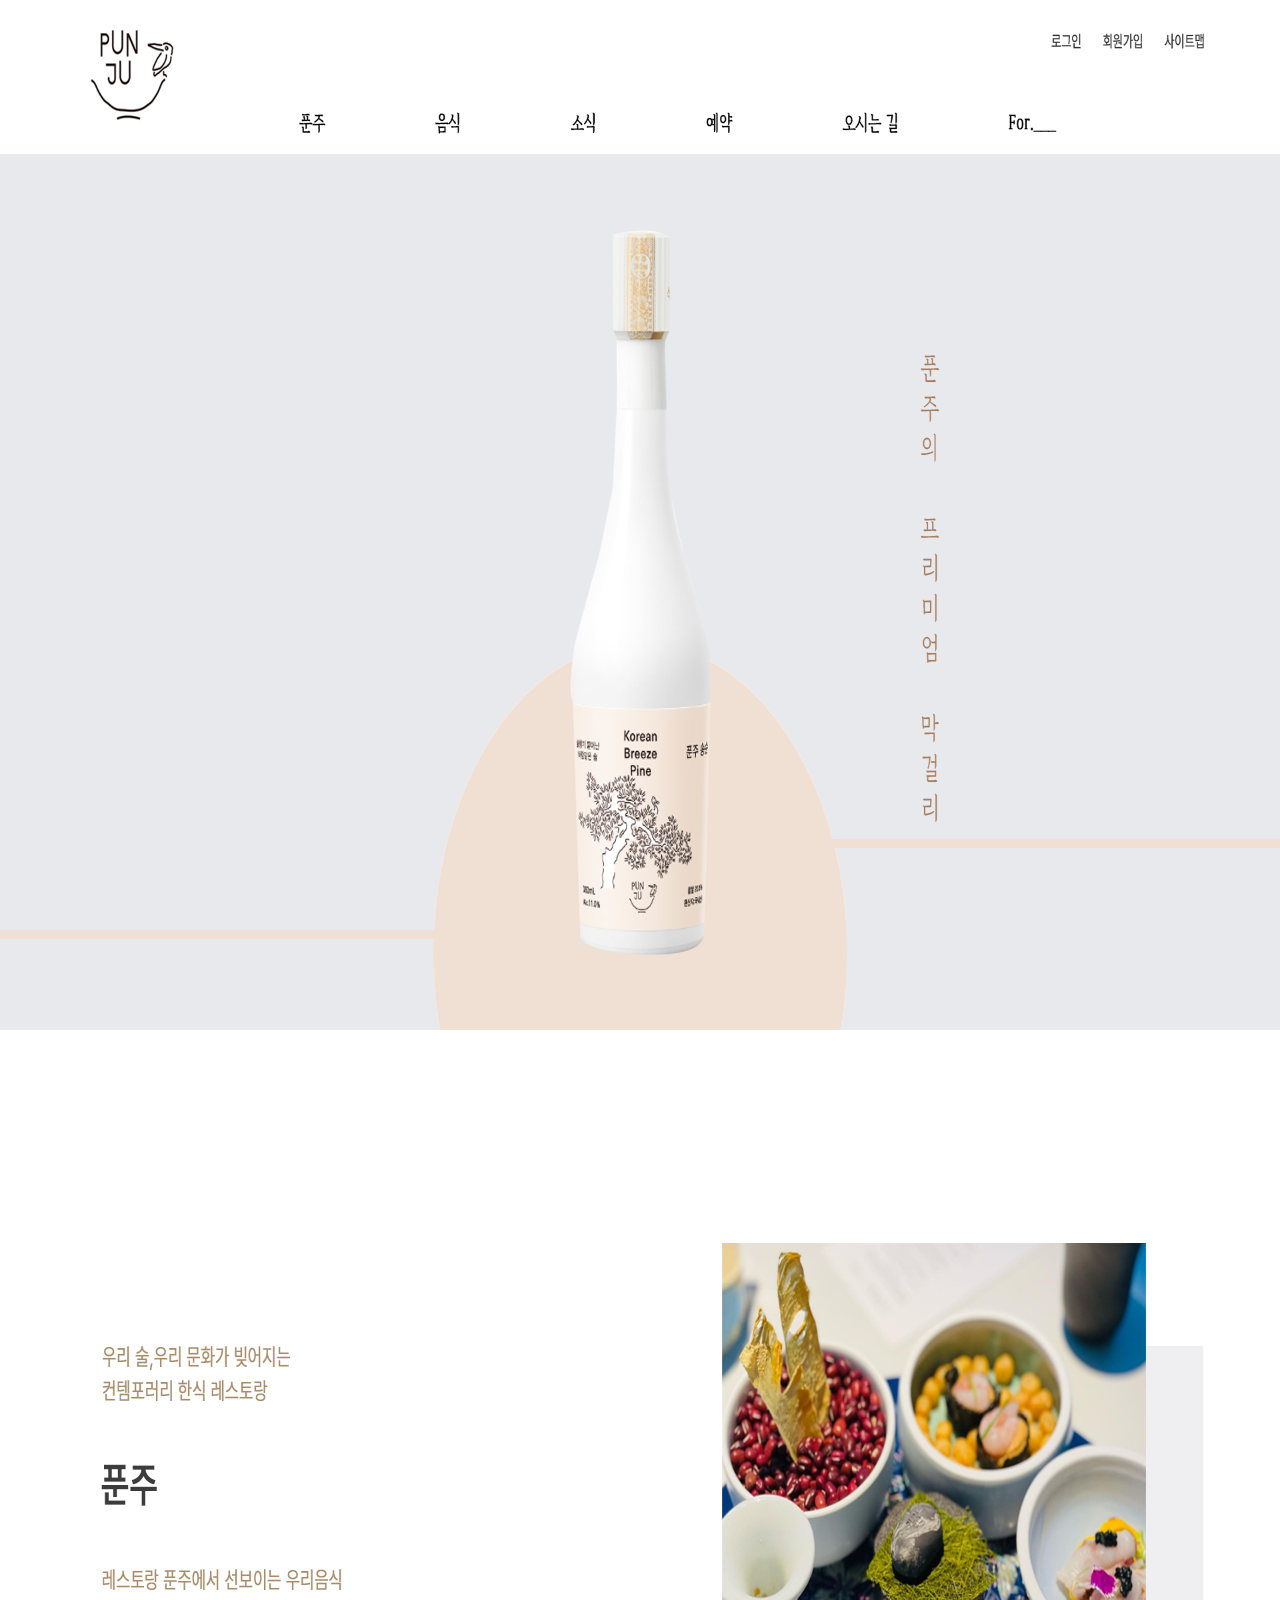
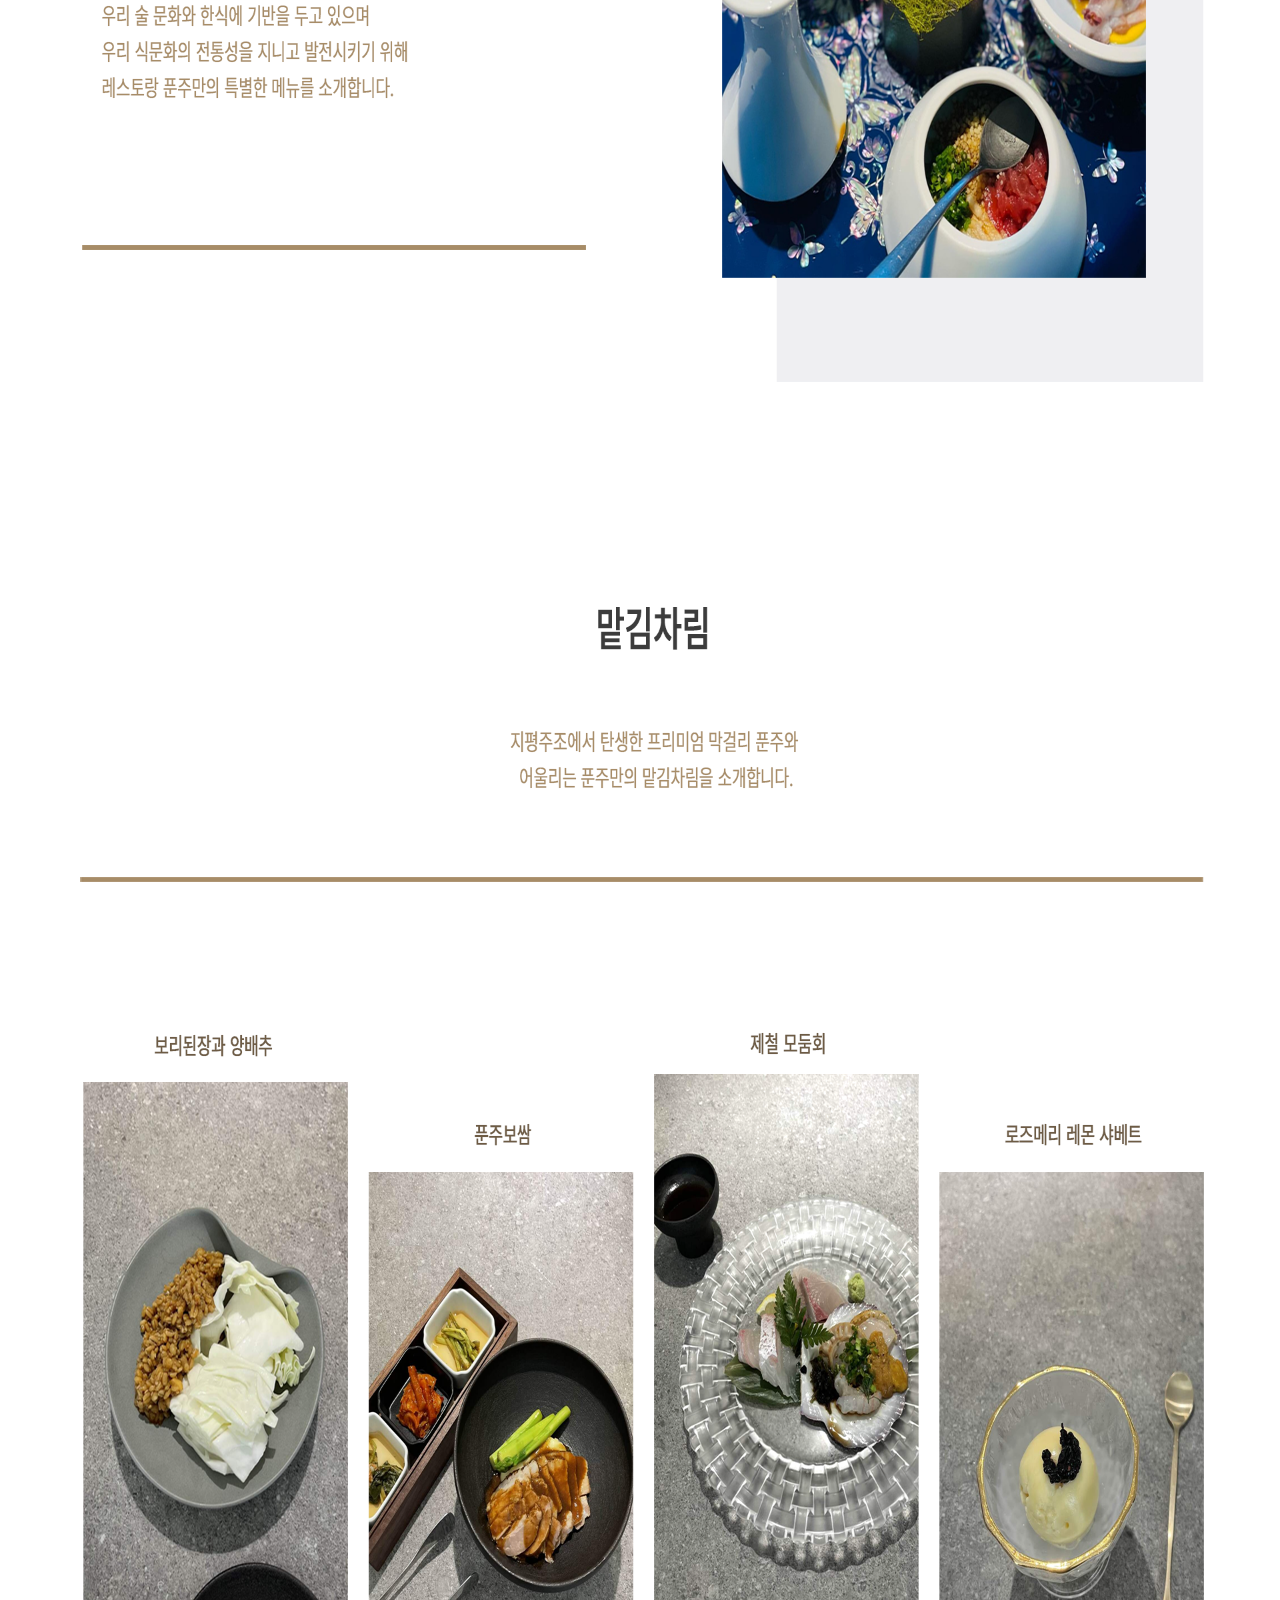
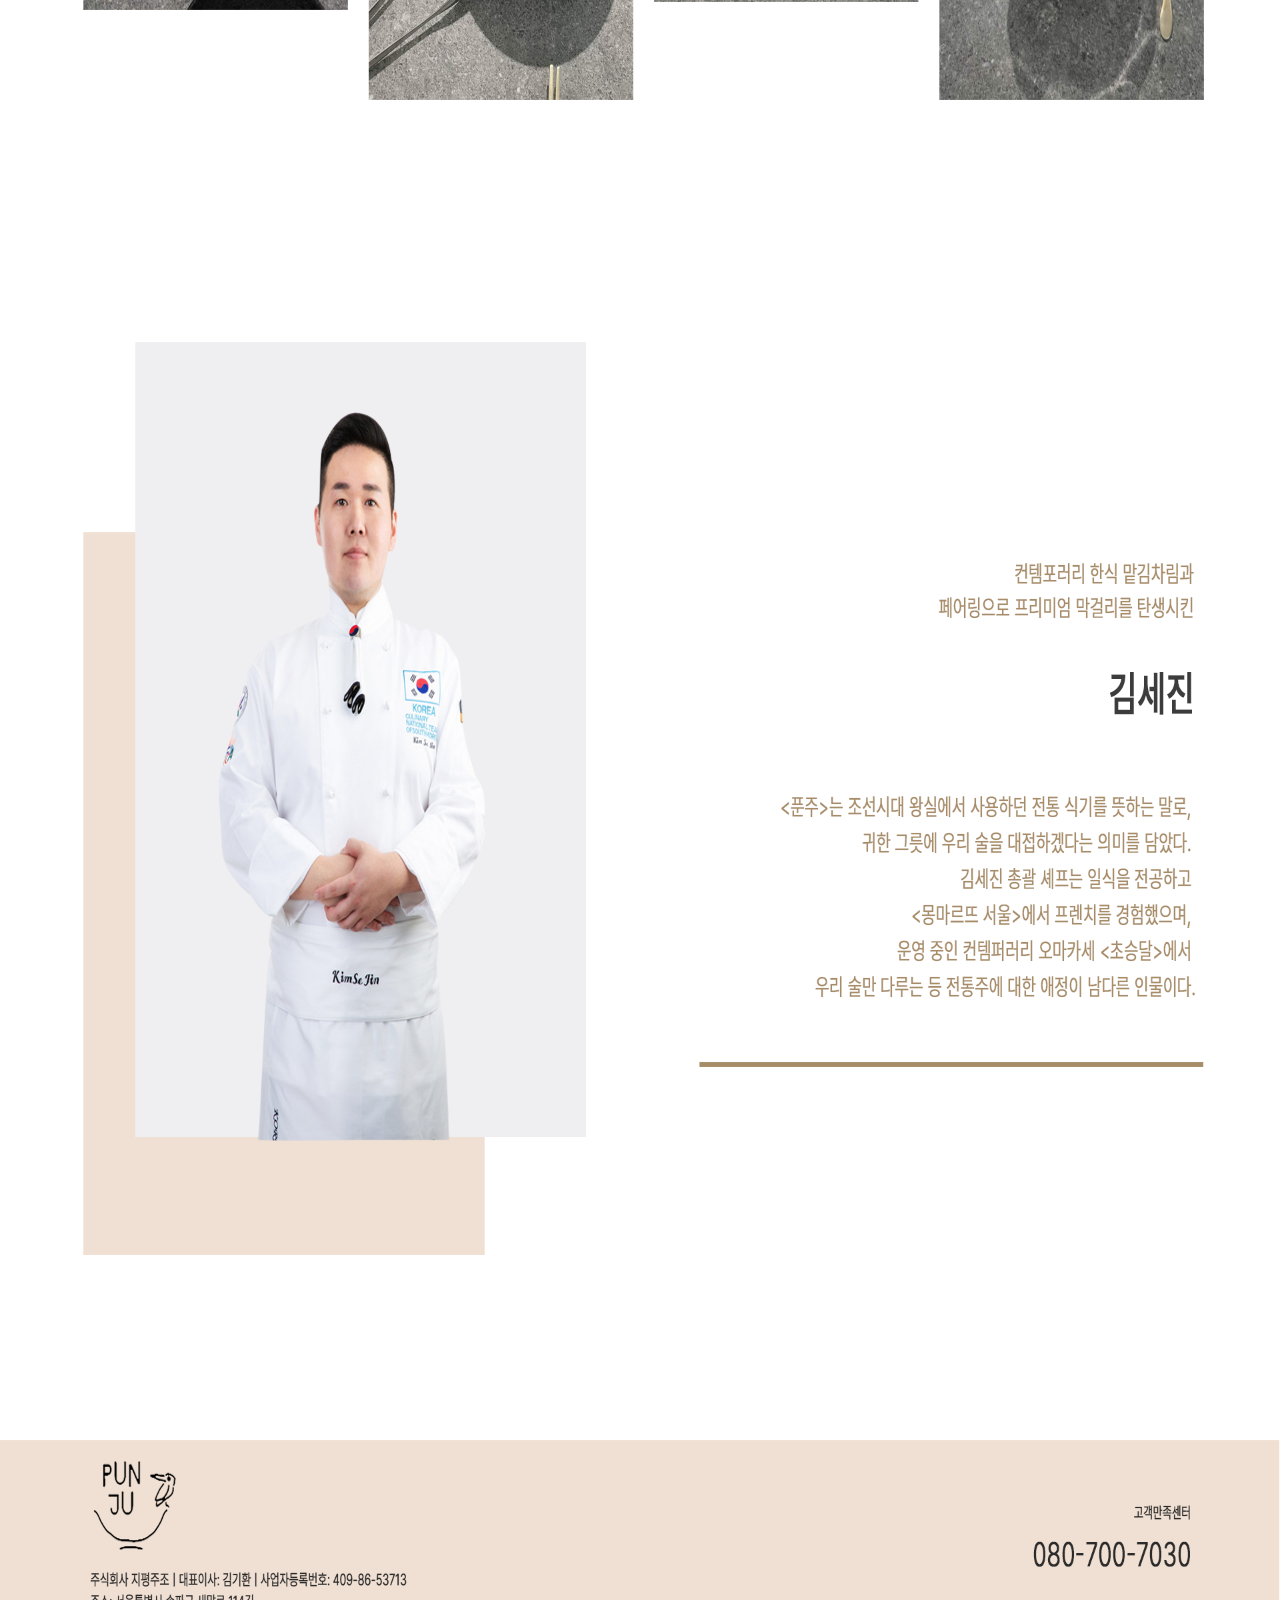
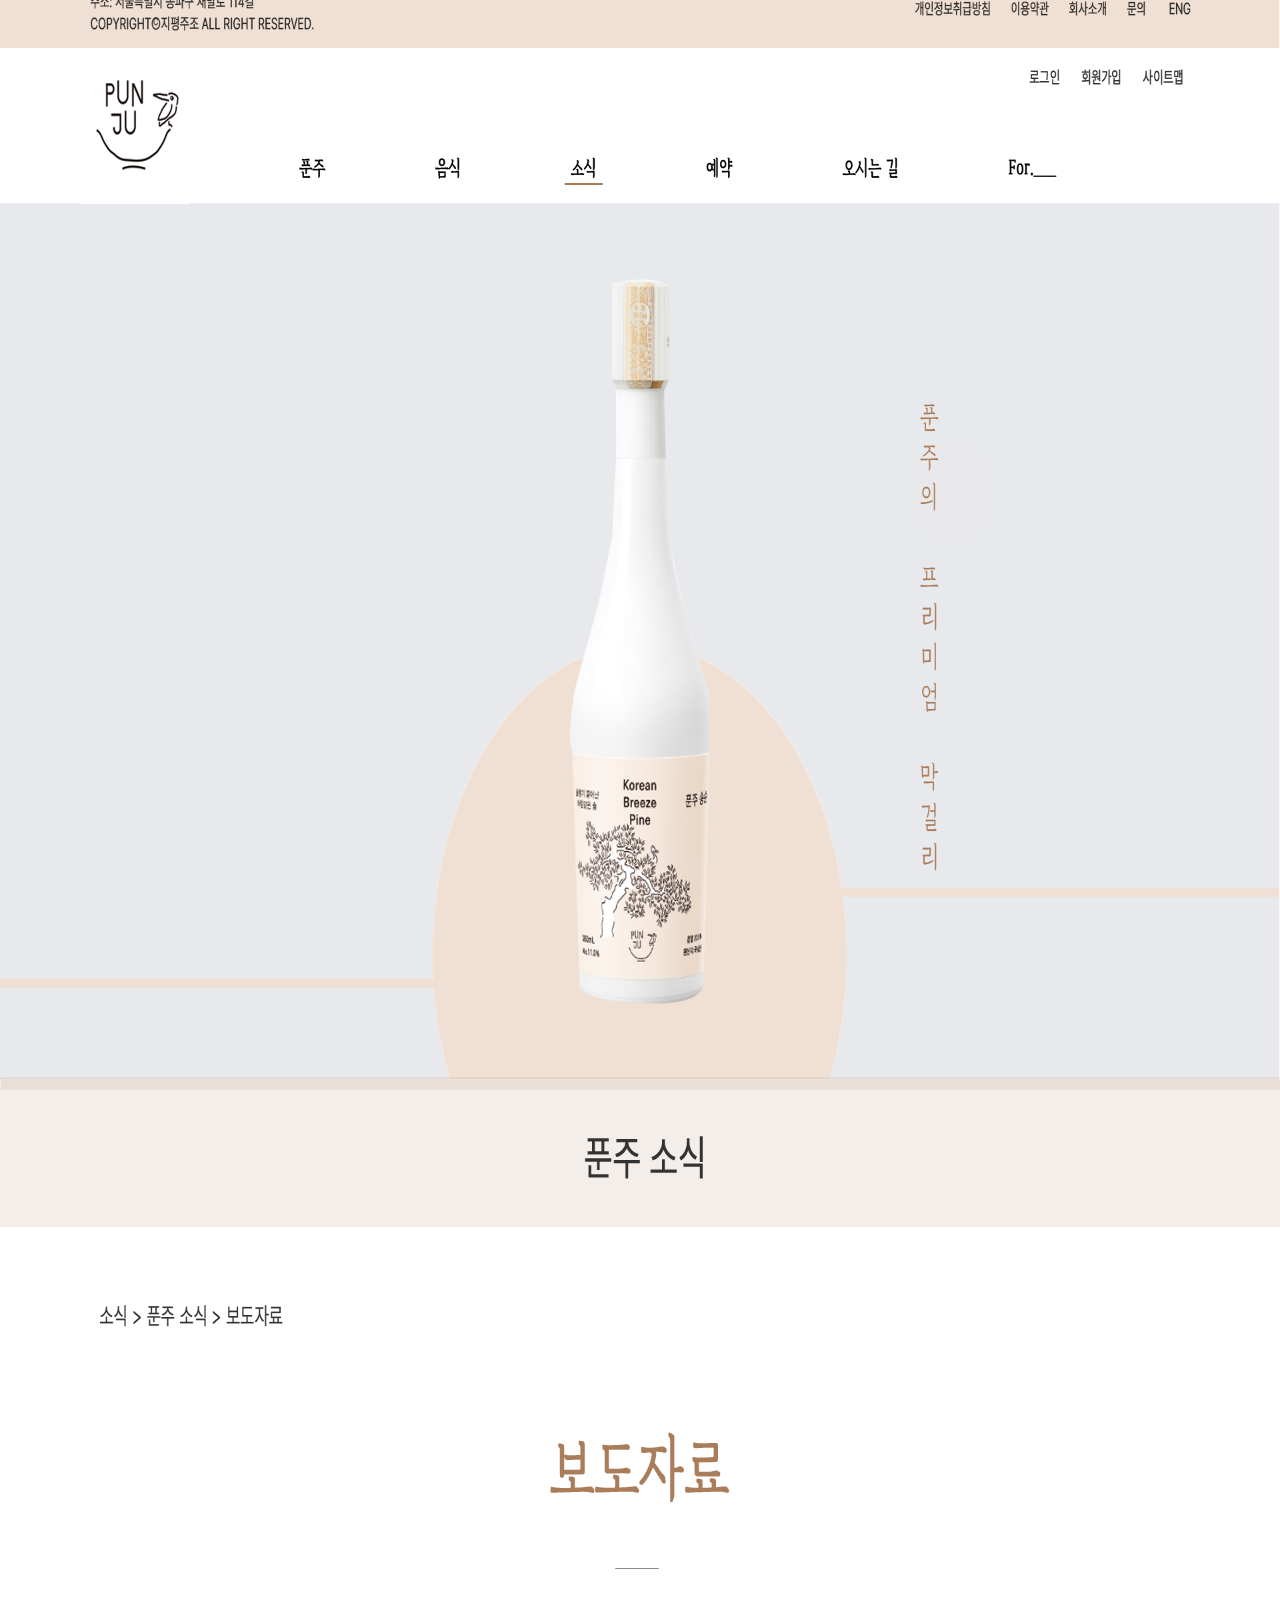
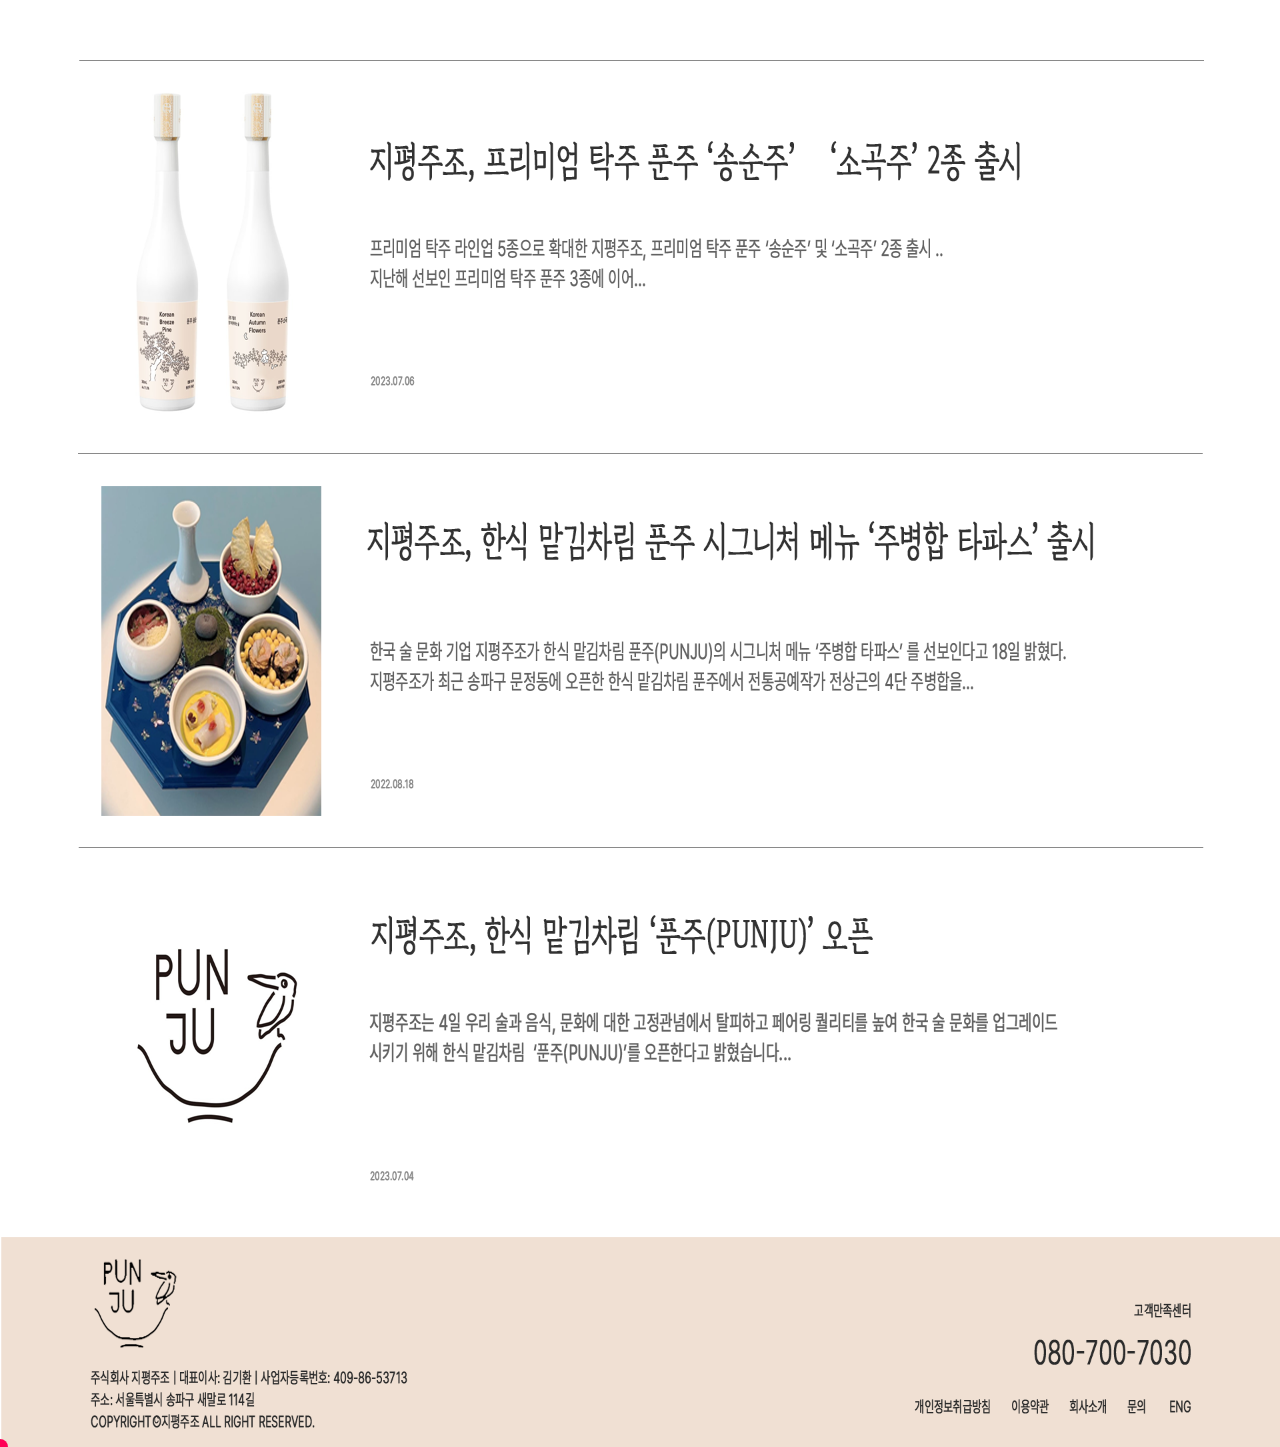
<file: punju_main.html>
<!DOCTYPE html PUBLIC "-//W3C//DTD XHTML 1.0 Transitional//EN" "http://www.w3.org/TR/xhtml1/DTD/xhtml1-transitional.dtd">
<html xmlns="http://www.w3.org/1999/xhtml">
<head>
<title>이다슬_파인다이닝푼주_main</title>
<meta http-equiv="Content-Type" content="text/html; charset=utf-8" />
<link rel="stylesheet" href="css/style.css">
</head>
<body bgcolor="#FFFFFF">
<!-- Save for Web Slices (이다슬_파인다이닝푼주_main.png) -->
<img id="punju_main" src="images/punju_main.png" width="100%" height="7847" alt="" />
<!-- End Save for Web Slices -->
<div id="custom-cursor"></div>


<script src="script/jquery-3.7.0.min.js"></script>
<script src="script/action.js"></script>
<script src="script/skrollr.min.js"></script>

<script>
    document.addEventListener('mousemove', (e) => {
        const cursor = document.getElementById('cursor');
        cursor.style.transform = `translate(${e.clientX}px, ${e.clientY}px)`;
    });
    </script>
</body>
</html>
</file>
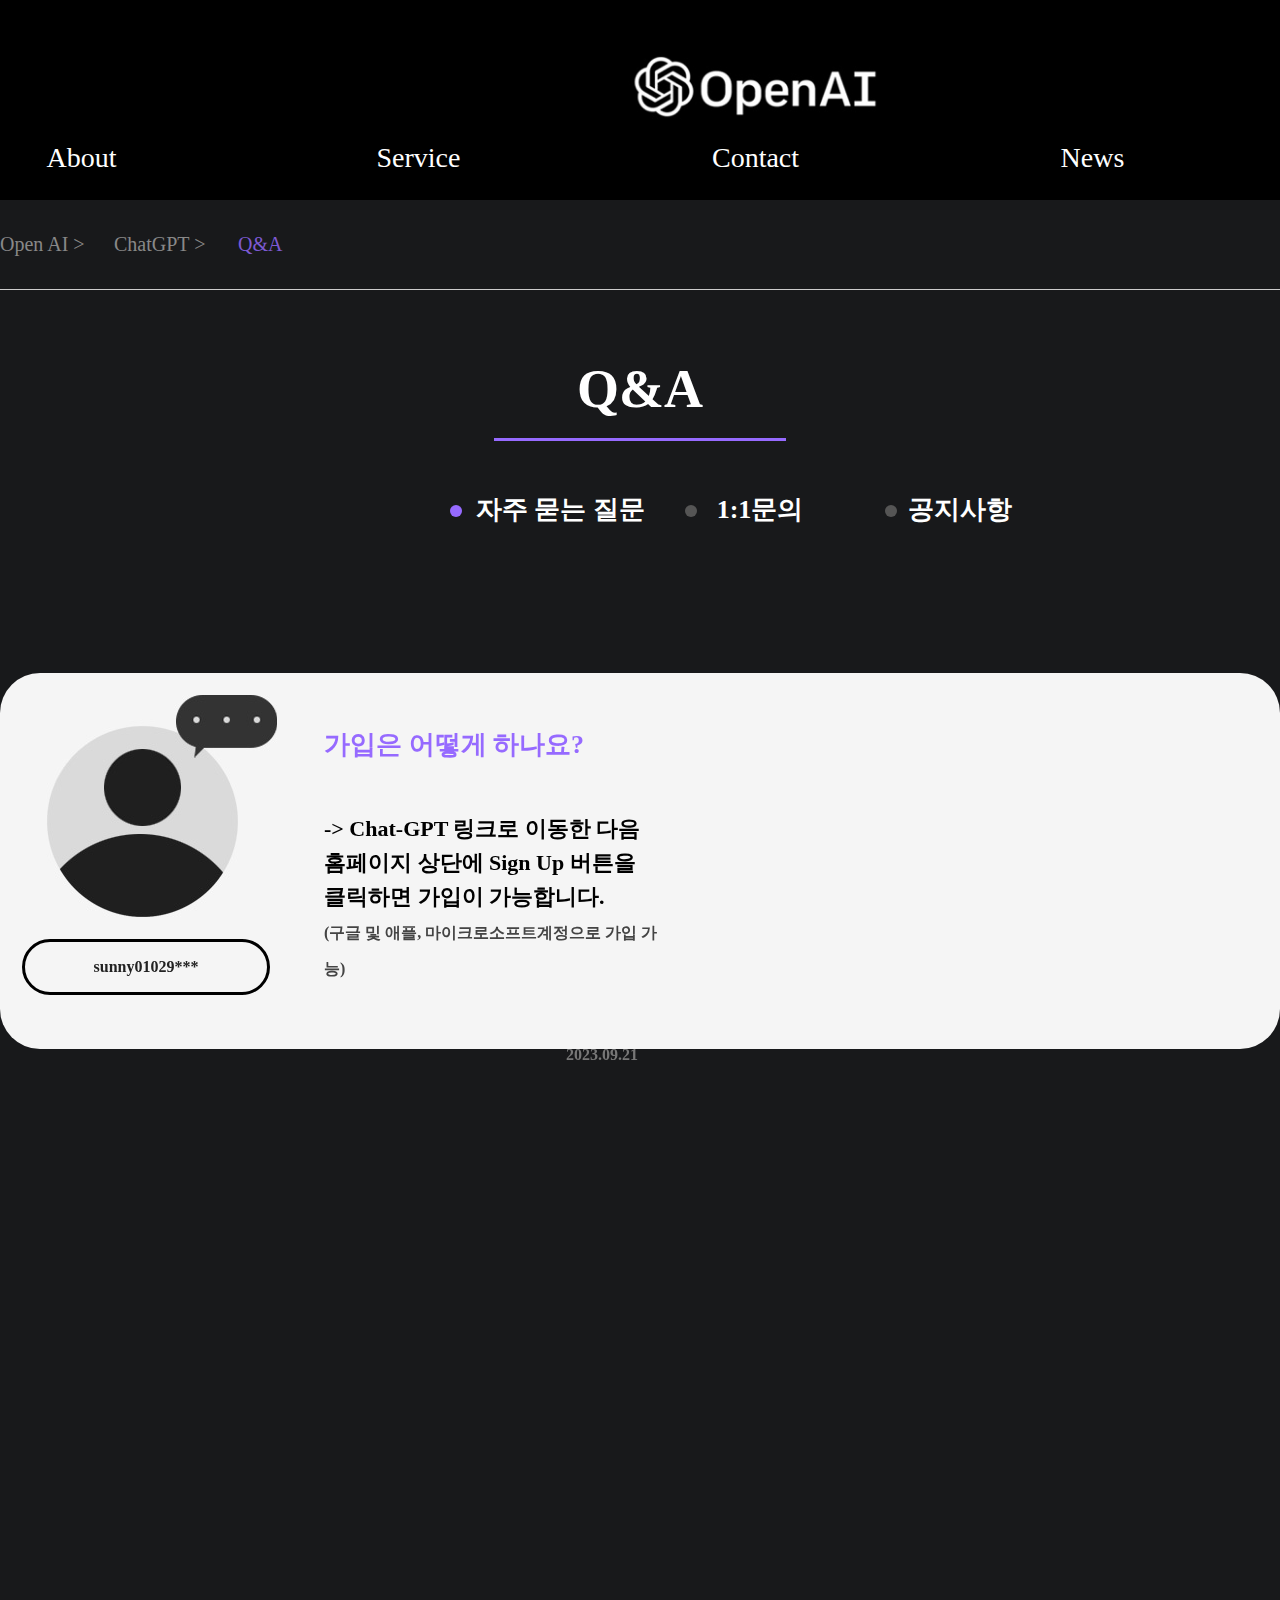
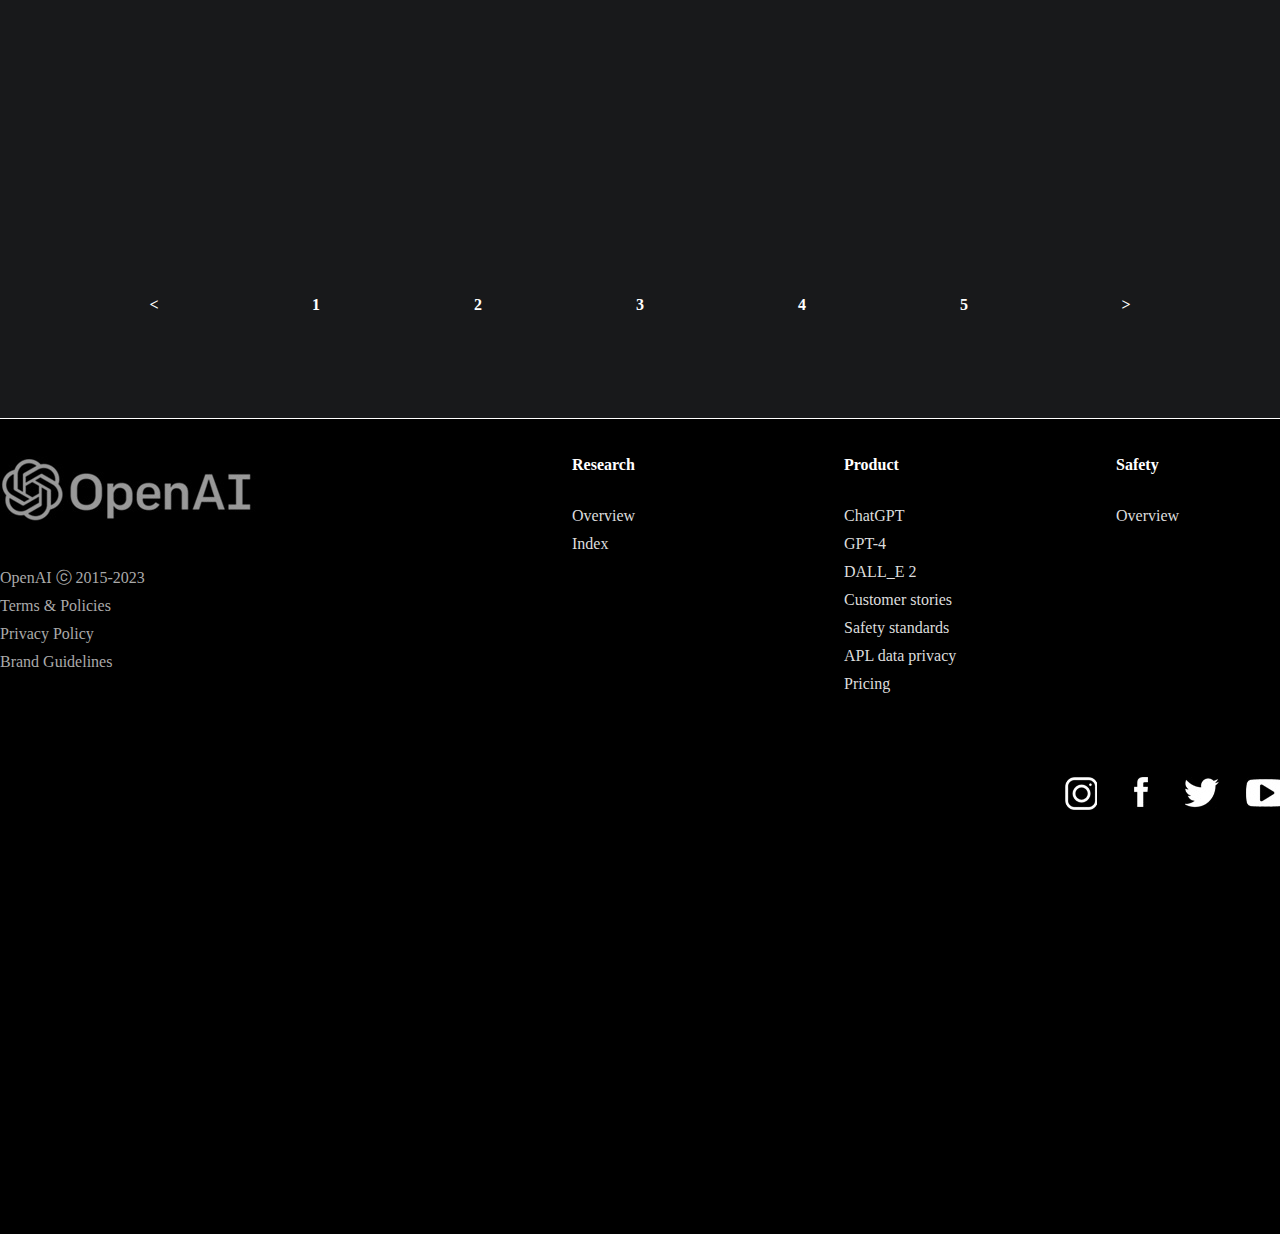
<file: portfolio/gpt/q&a.html>
<!DOCTYPE html>
<html lang="ko">
<head>
    <meta charset="UTF-8">
    <meta http-equiv="X-UA-Compatible" content="IE=edge">
    <meta name="viewport" content="width=device-width, initial-scale=1.0">
    <title>Document</title>
    <link rel="stylesheet" href="css/style.css">
    <link href="https://unpkg.com/aos@2.3.1/dist/aos.css" rel="stylesheet">
</head>
<body>
    <header class="sub">
        <div class="centerbox">
            <h1>
                <a href="main.html">
                    <img src="images/logo_03.jpg" alt="">
                </a>
            </h1>
            <div class="language_box">
                <a href="#">
                    <img src="images/languages_03.jpg" alt="">
                </a>
                <a href="#">
                    <img src="images/person_03.jpg" alt="">
                </a>
            </div>
            <div class="menu_box"></div>
            <ul class="gnb">
                <li>
                    <a href="#">About</a>
                     <ul class="lnb">
                        <li>
                            <a href="#">Open AI</a>
                        </li>
                    </ul> 
                </li>
                <li>
                    <a href="#">Service</a>
                    <ul class="lnb">
                        <li>
                            <a href="#">챗 GPT</a>
                        </li>
                    </ul>
                </li>
                <li>
                    <a href="#">Contact</a> 
                    <ul class="lnb">
                        <li>
                            <a href="#">안내</a>
                        </li>
                    </ul> 
                </li>
                <li>
                    <a href="#">News</a> 
                    <ul class="lnb">
                        <li>
                            <a href="#">소식</a>
                        </li>
                    </ul> 
                </li>
                <li>
                    <a href="q&a.html">Q&A</a>  
                    <ul class="lnb">
                        <li>
                            <a href="#">자주 묻는 질문</a></li>
                        <li><a href="#">문의사항</a></li>
                        <li><a href="#">멤버십혜택</a></li>
                    </ul> 
                </li>
            </ul> 
           
        </div>
        <div class="lnb_bg"></div>
        </div>
    </header>


    <ul class="gnb">
        <li><a href="#">
            
        </a></li>
    </ul>
    


 

    <div id="section_subbox">
        <div class="centerbox">
            <ul class="nav">
                <li class="one">
                    <a href="main.html">
                        Open AI >
                    </a>
                </li>
                <li class="two">
                    <a href="#">
                        ChatGPT >
                    </a>
                </li>
                <li class="last">
                    <a href="#">
                        Q&A
                    </a>
                </li>
            </ul>
            <h2>
                Q&A
            </h2>
            <ul class="text">
                <li>
                    <a href="#">자주 묻는 질문</a>
                </li>
                <li>
                    <a href="#">1:1문의</a>
                </li>
                <li>
                    <a href="#">공지사항</a>
                </li>
            </ul>
            <ul class="cont">
                <li data-aos="fade-up" data-aos-delay="500">
                    <figure>
                        <a href="#">
                            <img src="images/User_03.jpg" alt="">
                        </a>
                        <p>
                            <a href="#">
                                sunny01029***
                            </a>
                        </p>
                    </figure>
                    <div class="text">
                        <strong>
                            가입은 어떻게 하나요?
                        </strong>
                        <em>
                            -> Chat-GPT 링크로 이동한 다음
                            홈페이지 상단에 Sign Up 버튼을 <br>
                            클릭하면 가입이 가능합니다. <br>
                            <span>(구글 및 애플, 마이크로소프트계정으로 가입 가능) </span>  
                        </em>
                        <span class="date">
                            2023.09.21
                        </span>
                    </div>
                </li>
                <li class="bora" data-aos="fade-up" data-aos-offset="160">
                    <figure>
                        <a href="#">
                            <img src="images/user_bora_03.jpg" alt="">
                        </a>
                        <p>
                            <a href="#">
                                sunny01029***
                            </a>
                        </p>
                    </figure>
                    <div class="text">
                        <strong>
                            가입은 어떻게 하나요?
                        </strong>
                        <em>
                            -> Chat-GPT 링크로 이동한 다음
                            홈페이지 상단에 Sign Up 버튼을 <br>
                            클릭하면 가입이 가능합니다. <br>
                            <span>(구글 및 애플, 마이크로소프트계정으로 가입 가능) </span>  
                        </em>
                        <span class="date">
                            2023.09.21
                        </span>
                    </div>
                </li>
                <li data-aos="fade-up" data-aos-offset="210">
                    <figure>
                        <a href="#">
                            <img src="images/User_03.jpg" alt="">
                        </a>
                        <p>
                            <a href="#">
                                sunny01029***
                            </a>
                        </p>
                    </figure>
                    <div class="text">
                        <strong>
                            가입은 어떻게 하나요?
                        </strong>
                        <em>
                            -> Chat-GPT 링크로 이동한 다음
                            홈페이지 상단에 Sign Up 버튼을 <br>
                            클릭하면 가입이 가능합니다. <br>
                            <span>(구글 및 애플, 마이크로소프트계정으로 가입 가능) </span>  
                        </em>
                        <span class="date">
                            2023.09.21
                        </span>
                    </div>
                </li>
                <li class="bora" data-aos="fade-up" data-aos-offset="290">
                    <figure>
                        <a href="#">
                            <img src="images/user_bora_03.jpg" alt="">
                        </a>
                        <p>
                            <a href="#">
                                sunny01029***
                            </a>
                        </p>
                    </figure>
                    <div class="text">
                        <strong>
                            가입은 어떻게 하나요?
                        </strong>
                        <em>
                            -> Chat-GPT 링크로 이동한 다음
                            홈페이지 상단에 Sign Up 버튼을 <br>
                            클릭하면 가입이 가능합니다. <br>
                            <span>(구글 및 애플, 마이크로소프트계정으로 가입 가능) </span>  
                        </em>
                        <span class="date">
                            2023.09.21
                        </span>
                    </div>
                </li>
            </ul>
        </div>
        
        <ul class="underpage">
            <li><a href="#"> &#60; </a></li>
            <li><a href="#"> 1 </a></li>
            <li><a href="#"> 2 </a></li>
            <li><a href="#"> 3 </a></li>
            <li><a href="#"> 4 </a></li>
            <li><a href="#"> 5 </a></li>
            <li><a href="#"> &#62; </a></li>
        </ul>
        
        
        
    </div>
    
    <footer>
        <div class="centerbox">
            <hr>
            <div class="logo_box">
                <a href="#">
                    <img src="images/footer_logo_03.jpg" alt="">
                </a>
                <p>
                    OpenAI ⓒ 2015-2023 <br>
                    Terms & Policies <br>
                    Privacy Policy <br>
                    Brand Guidelines
                </p>
            </div>
            <ul class="site_box">
                <li>
                    <a href="#"><strong>Research</strong></a>
                    <p>
                        <a href="#" class="midi"> Overview</a>
                        <a href="#" class="midi"> Index</a>
                        </p>
                </li>
                <li>
                    <a href="#"><strong>Product</strong></a>
                    <p>
                        <a href="#" class="midi">ChatGPT</a>
                        <a href="#" class="midi">GPT-4</a>
                        <a href="#" class="midi">DALL_E 2</a>
                        <a href="#">Customer stories</a>
                        <a href="#">Safety standards</a>
                        <a href="#">APL data privacy</a>
                        <a href="#" class="midi">Pricing</a>
                    </p>
                </li>
                <li>
                    <a href="#"><strong>Safety
                       </strong>
                    </a>
                    <p>
                        <a href="#" class="midi">Overview</a>
                    </p>
                    
                </li>
                <li>
                    <a href="#"><strong>Company</strong></a>
                    <p>
                        <a href="#" class="midi">About</a>
                        <a href="#" class="midi">Blog</a>
                        <a href="#" class="midi">Careers</a>
                        <a href="#" class="midi">Charter</a>
                        <a href="#" class="midi">Security</a>
                    </p>
                    
                </li>
            </ul>
            <ul class="link_box">
                <li>
                    <a href="#">
                        <img src="images/instargram_03.jpg" alt="">
                    </a>
                </li>
                <li>
                    <a href="#">
                        <img src="images/facebookl_05.jpg" alt="">
                    </a>
                </li>
                <li>
                    <a href="#">
                        <img src="images/twiter_05.jpg" alt="">
                    </a>
                </li>
                <li>
                    <a href="#">
                        <img src="images/youtube_07.jpg" alt="">
                    </a>
                </li>
            </ul>
        </div>
    </footer>




    <script src="script/jquery-3.7.0.min.js"></script>
    <script src="script/action.js"></script>
    <script src="script/skrollr.min.js"></script>
    <script src="https://unpkg.com/aos@2.3.1/dist/aos.js"></script>
    <script>
        AOS.init();
      </script>
</body>
</html>
</file>
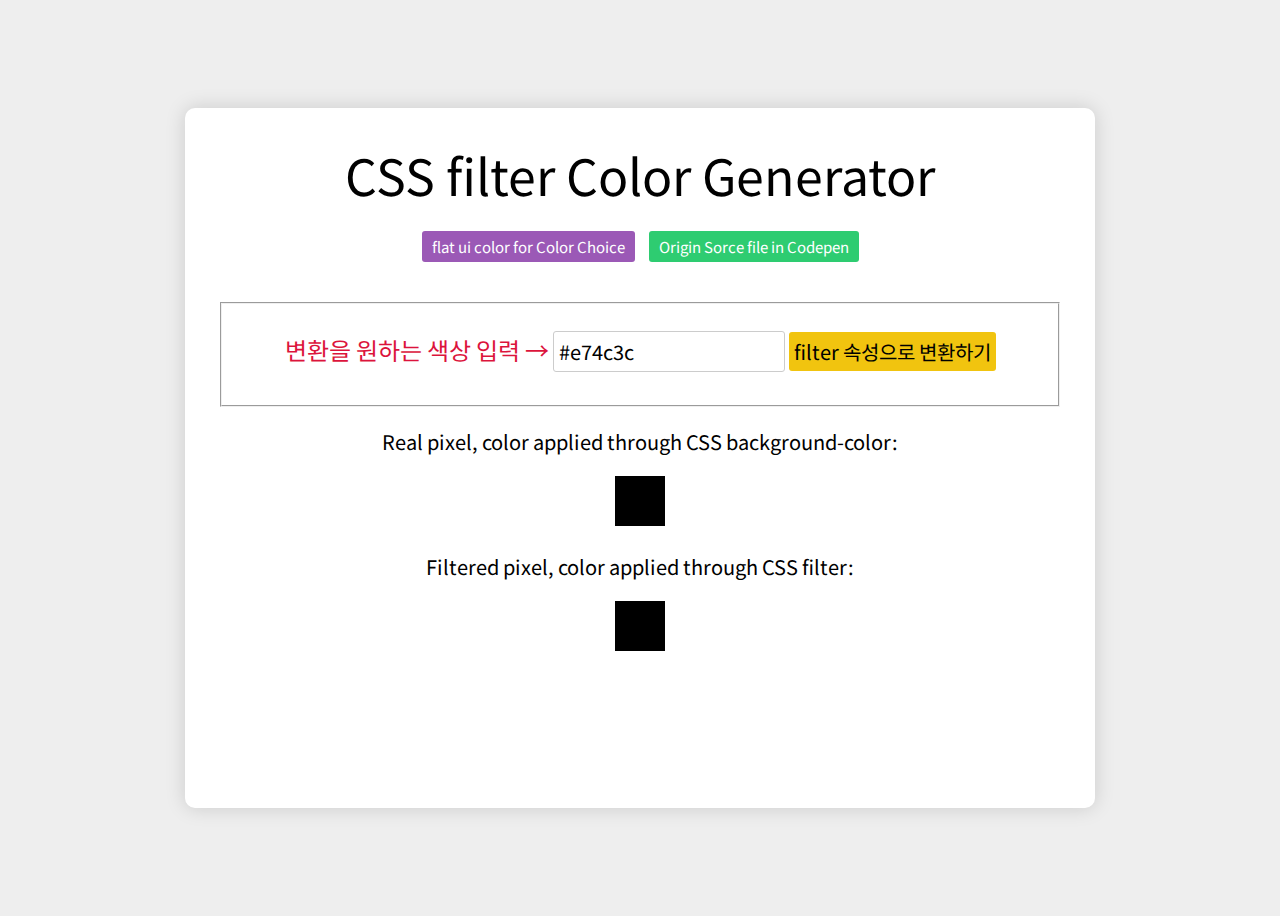
<file: portfolio/korea (2)/CSS filter Color Generator.html>
<!DOCTYPE html>
<html lang="en">
<head>
  <meta charset="UTF-8">
  <title>CSS filter Color Generator</title>
  <script src="https://ajax.googleapis.com/ajax/libs/jquery/2.1.1/jquery.min.js"></script>
  <style>
    /* Web Fonts : Noto Sans */
    @import url('https://fonts.googleapis.com/css2?family=Noto+Sans+KR:wght@100;300;400;500;700;900&display=swap');
    
    * {
      font-family: 'Noto Sans KR', sans-serif;
      font-size: 20px;
    }
    body {
      display: flex;
      justify-content: center;
      align-items: center;
      height: 100vh;
      background-color: #eee;
    }
    .container {
      box-shadow: 0 0 20px rgba(0, 0, 0, 0.15);
      border-radius: 10px;
      padding: 30px;
      box-sizing: border-box;
      background-color: #fff;
      min-height: 700px;
    }
    .pixel {
      display: inline-block;
      background-color: #000;
      width: 50px;
      height: 50px;
    }
    .filter {
      width: 850px;
      text-align: center;
    }
    .filter caption {
      margin-bottom: 40px;
    }
    .filter caption span {
      font-size: 50px;
      display: block;
      color: #000;
      margin-bottom: 20px;
    }
    .filter caption a {
      text-decoration: none;
      background-color: #333;
      color: #fff;
      border-radius: 3px;
      font-size: 15px;
      padding: 5px 10px;
      margin: 5px;
    }
    .filter caption a:first-of-type {
      background-color: #9b59b6;
    }
    .filter caption a:last-of-type {
      background-color: #2ecc71;
    }
    input[class=target] {
      outline: none;
      border: 1px solid #ccc;
      border-radius: 3px;
      padding: 5px;
    }
    input[class=target]:focus {
      background-color: #eee;
    }
    button.execute {
      cursor: pointer;
      background-color: #f1c40f;
      border: none;
      border-radius: 3px;
      padding: 5px;
    }
  </style>
</head>
<body>

  <div class="container">
    <table class="filter">
      <caption>
        <span>CSS filter Color Generator</span>
        <a href="https://flatuicolors.com/" target="_blank">flat ui color for Color Choice</a>
        <a href="https://codepen.io/sosuke/pen/Pjoqqp" target="_blank">Origin Sorce file in Codepen</a>
      </caption>
      <tr valign="top">
        <td width="50%">
          <fieldset>
            <p>
              <label style="font-size: 24px; color: crimson">변환을 원하는 색상 입력 →</label> <input class="target" type="text" placeholder="target hex" value="#e74c3c"/>
              <button class="execute">filter 속성으로 변환하기</button>
            </p>
          </fieldset>
          <p>Real pixel, color applied through CSS <code>background-color</code>:</p>
          <div class="pixel realPixel"></div>
    
          <p>Filtered pixel, color applied through CSS <code>filter</code>:</p>
          <div class="pixel filterPixel"></div>
    
          <p class="filterDetail"></p>
          <p class="lossDetail"></p>
        </td>
      </tr>
    </table>
  </div>

  <script>
    'use strict';

    class Color {
      constructor(r, g, b) {
        this.set(r, g, b);
      }
      
      toString() {
        return `rgb(${Math.round(this.r)}, ${Math.round(this.g)}, ${Math.round(this.b)})`;
      }

      set(r, g, b) {
        this.r = this.clamp(r);
        this.g = this.clamp(g);
        this.b = this.clamp(b);
      }

      hueRotate(angle = 0) {
        angle = angle / 180 * Math.PI;
        const sin = Math.sin(angle);
        const cos = Math.cos(angle);

        this.multiply([
          0.213 + cos * 0.787 - sin * 0.213,
          0.715 - cos * 0.715 - sin * 0.715,
          0.072 - cos * 0.072 + sin * 0.928,
          0.213 - cos * 0.213 + sin * 0.143,
          0.715 + cos * 0.285 + sin * 0.140,
          0.072 - cos * 0.072 - sin * 0.283,
          0.213 - cos * 0.213 - sin * 0.787,
          0.715 - cos * 0.715 + sin * 0.715,
          0.072 + cos * 0.928 + sin * 0.072,
        ]);
      }

      grayscale(value = 1) {
        this.multiply([
          0.2126 + 0.7874 * (1 - value),
          0.7152 - 0.7152 * (1 - value),
          0.0722 - 0.0722 * (1 - value),
          0.2126 - 0.2126 * (1 - value),
          0.7152 + 0.2848 * (1 - value),
          0.0722 - 0.0722 * (1 - value),
          0.2126 - 0.2126 * (1 - value),
          0.7152 - 0.7152 * (1 - value),
          0.0722 + 0.9278 * (1 - value),
        ]);
      }

      sepia(value = 1) {
        this.multiply([
          0.393 + 0.607 * (1 - value),
          0.769 - 0.769 * (1 - value),
          0.189 - 0.189 * (1 - value),
          0.349 - 0.349 * (1 - value),
          0.686 + 0.314 * (1 - value),
          0.168 - 0.168 * (1 - value),
          0.272 - 0.272 * (1 - value),
          0.534 - 0.534 * (1 - value),
          0.131 + 0.869 * (1 - value),
        ]);
      }

      saturate(value = 1) {
        this.multiply([
          0.213 + 0.787 * value,
          0.715 - 0.715 * value,
          0.072 - 0.072 * value,
          0.213 - 0.213 * value,
          0.715 + 0.285 * value,
          0.072 - 0.072 * value,
          0.213 - 0.213 * value,
          0.715 - 0.715 * value,
          0.072 + 0.928 * value,
        ]);
      }

      multiply(matrix) {
        const newR = this.clamp(this.r * matrix[0] + this.g * matrix[1] + this.b * matrix[2]);
        const newG = this.clamp(this.r * matrix[3] + this.g * matrix[4] + this.b * matrix[5]);
        const newB = this.clamp(this.r * matrix[6] + this.g * matrix[7] + this.b * matrix[8]);
        this.r = newR;
        this.g = newG;
        this.b = newB;
      }

      brightness(value = 1) {
        this.linear(value);
      }
      contrast(value = 1) {
        this.linear(value, -(0.5 * value) + 0.5);
      }

      linear(slope = 1, intercept = 0) {
        this.r = this.clamp(this.r * slope + intercept * 255);
        this.g = this.clamp(this.g * slope + intercept * 255);
        this.b = this.clamp(this.b * slope + intercept * 255);
      }

      invert(value = 1) {
        this.r = this.clamp((value + this.r / 255 * (1 - 2 * value)) * 255);
        this.g = this.clamp((value + this.g / 255 * (1 - 2 * value)) * 255);
        this.b = this.clamp((value + this.b / 255 * (1 - 2 * value)) * 255);
      }

      hsl() {
        // Code taken from https://stackoverflow.com/a/9493060/2688027, licensed under CC BY-SA.
        const r = this.r / 255;
        const g = this.g / 255;
        const b = this.b / 255;
        const max = Math.max(r, g, b);
        const min = Math.min(r, g, b);
        let h, s, l = (max + min) / 2;

        if (max === min) {
          h = s = 0;
        } else {
          const d = max - min;
          s = l > 0.5 ? d / (2 - max - min) : d / (max + min);
          switch (max) {
            case r:
              h = (g - b) / d + (g < b ? 6 : 0);
              break;

            case g:
              h = (b - r) / d + 2;
              break;

            case b:
              h = (r - g) / d + 4;
              break;
          }
          h /= 6;
        }

        return {
          h: h * 100,
          s: s * 100,
          l: l * 100,
        };
      }

      clamp(value) {
        if (value > 255) {
          value = 255;
        } else if (value < 0) {
          value = 0;
        }
        return value;
      }
    }

    class Solver {
      constructor(target, baseColor) {
        this.target = target;
        this.targetHSL = target.hsl();
        this.reusedColor = new Color(0, 0, 0);
      }

      solve() {
        const result = this.solveNarrow(this.solveWide());
        return {
          values: result.values,
          loss: result.loss,
          filter: this.css(result.values),
        };
      }

      solveWide() {
        const A = 5;
        const c = 15;
        const a = [60, 180, 18000, 600, 1.2, 1.2];

        let best = { loss: Infinity };
        for (let i = 0; best.loss > 25 && i < 3; i++) {
          const initial = [50, 20, 3750, 50, 100, 100];
          const result = this.spsa(A, a, c, initial, 1000);
          if (result.loss < best.loss) {
            best = result;
          }
        }
        return best;
      }

      solveNarrow(wide) {
        const A = wide.loss;
        const c = 2;
        const A1 = A + 1;
        const a = [0.25 * A1, 0.25 * A1, A1, 0.25 * A1, 0.2 * A1, 0.2 * A1];
        return this.spsa(A, a, c, wide.values, 500);
      }

      spsa(A, a, c, values, iters) {
        const alpha = 1;
        const gamma = 0.16666666666666666;

        let best = null;
        let bestLoss = Infinity;
        const deltas = new Array(6);
        const highArgs = new Array(6);
        const lowArgs = new Array(6);

        for (let k = 0; k < iters; k++) {
          const ck = c / Math.pow(k + 1, gamma);
          for (let i = 0; i < 6; i++) {
            deltas[i] = Math.random() > 0.5 ? 1 : -1;
            highArgs[i] = values[i] + ck * deltas[i];
            lowArgs[i] = values[i] - ck * deltas[i];
          }

          const lossDiff = this.loss(highArgs) - this.loss(lowArgs);
          for (let i = 0; i < 6; i++) {
            const g = lossDiff / (2 * ck) * deltas[i];
            const ak = a[i] / Math.pow(A + k + 1, alpha);
            values[i] = fix(values[i] - ak * g, i);
          }

          const loss = this.loss(values);
          if (loss < bestLoss) {
            best = values.slice(0);
            bestLoss = loss;
          }
        }
        return { values: best, loss: bestLoss };

        function fix(value, idx) {
          let max = 100;
          if (idx === 2 /* saturate */) {
            max = 7500;
          } else if (idx === 4 /* brightness */ || idx === 5 /* contrast */) {
            max = 200;
          }

          if (idx === 3 /* hue-rotate */) {
            if (value > max) {
              value %= max;
            } else if (value < 0) {
              value = max + value % max;
            }
          } else if (value < 0) {
            value = 0;
          } else if (value > max) {
            value = max;
          }
          return value;
        }
      }

      loss(filters) {
        // Argument is array of percentages.
        const color = this.reusedColor;
        color.set(0, 0, 0);

        color.invert(filters[0] / 100);
        color.sepia(filters[1] / 100);
        color.saturate(filters[2] / 100);
        color.hueRotate(filters[3] * 3.6);
        color.brightness(filters[4] / 100);
        color.contrast(filters[5] / 100);

        const colorHSL = color.hsl();
        return (
          Math.abs(color.r - this.target.r) +
          Math.abs(color.g - this.target.g) +
          Math.abs(color.b - this.target.b) +
          Math.abs(colorHSL.h - this.targetHSL.h) +
          Math.abs(colorHSL.s - this.targetHSL.s) +
          Math.abs(colorHSL.l - this.targetHSL.l)
        );
      }

      css(filters) {
        function fmt(idx, multiplier = 1) {
          return Math.round(filters[idx] * multiplier);
        }
        return `filter: invert(${fmt(0)}%) sepia(${fmt(1)}%) saturate(${fmt(2)}%) hue-rotate(${fmt(3, 3.6)}deg) brightness(${fmt(4)}%) contrast(${fmt(5)}%);`;
      }
    }

    function hexToRgb(hex) {
      // Expand shorthand form (e.g. "03F") to full form (e.g. "0033FF")
      const shorthandRegex = /^#?([a-f\d])([a-f\d])([a-f\d])$/i;
      hex = hex.replace(shorthandRegex, (m, r, g, b) => {
        return r + r + g + g + b + b;
      });

      const result = /^#?([a-f\d]{2})([a-f\d]{2})([a-f\d]{2})$/i.exec(hex);
      return result
        ? [
          parseInt(result[1], 16),
          parseInt(result[2], 16),
          parseInt(result[3], 16),
        ]
        : null;
    }

    $(document).ready(() => {
      $('button.execute').click(() => {
        const rgb = hexToRgb($('input.target').val());
        if (rgb.length !== 3) {
          alert('Invalid format!');
          return;
        }

        const color = new Color(rgb[0], rgb[1], rgb[2]);
        const solver = new Solver(color);
        const result = solver.solve();

        let lossMsg;
        if (result.loss < 1) {
          lossMsg = 'This is a perfect result.';
        } else if (result.loss < 5) {
          lossMsg = 'The is close enough.';
        } else if (result.loss < 15) {
          lossMsg = 'The color is somewhat off. Consider running it again.';
        } else {
          lossMsg = 'The color is extremely off. Run it again!';
        }

        $('.realPixel').css('background-color', color.toString());
        $('.filterPixel').attr('style', result.filter);
        $('.filterDetail').text(result.filter);
        $('.lossDetail').html(`Loss: ${result.loss.toFixed(1)}. <b>${lossMsg}</b>`);
      });
    });
  </script>
  
  
</body>
</html>
</file>
<file: css/style.css>
@charset "UTF-8";

@import url('reset.css');
@import url('font.css');
@import url('pc.css');
@import url('tablet.css') screen and (max-width:1350px);
@import url('mobile.css') screen and (max-width:780px);
</file>
<file: portfolio/gpt/css/style.css>
@charset "UTF-8";

@import url('reset.css');
@import url('fonts.css');
@import url('pc.css');
@import url('mobile.css') screen and (max-width:780px);
</file>
